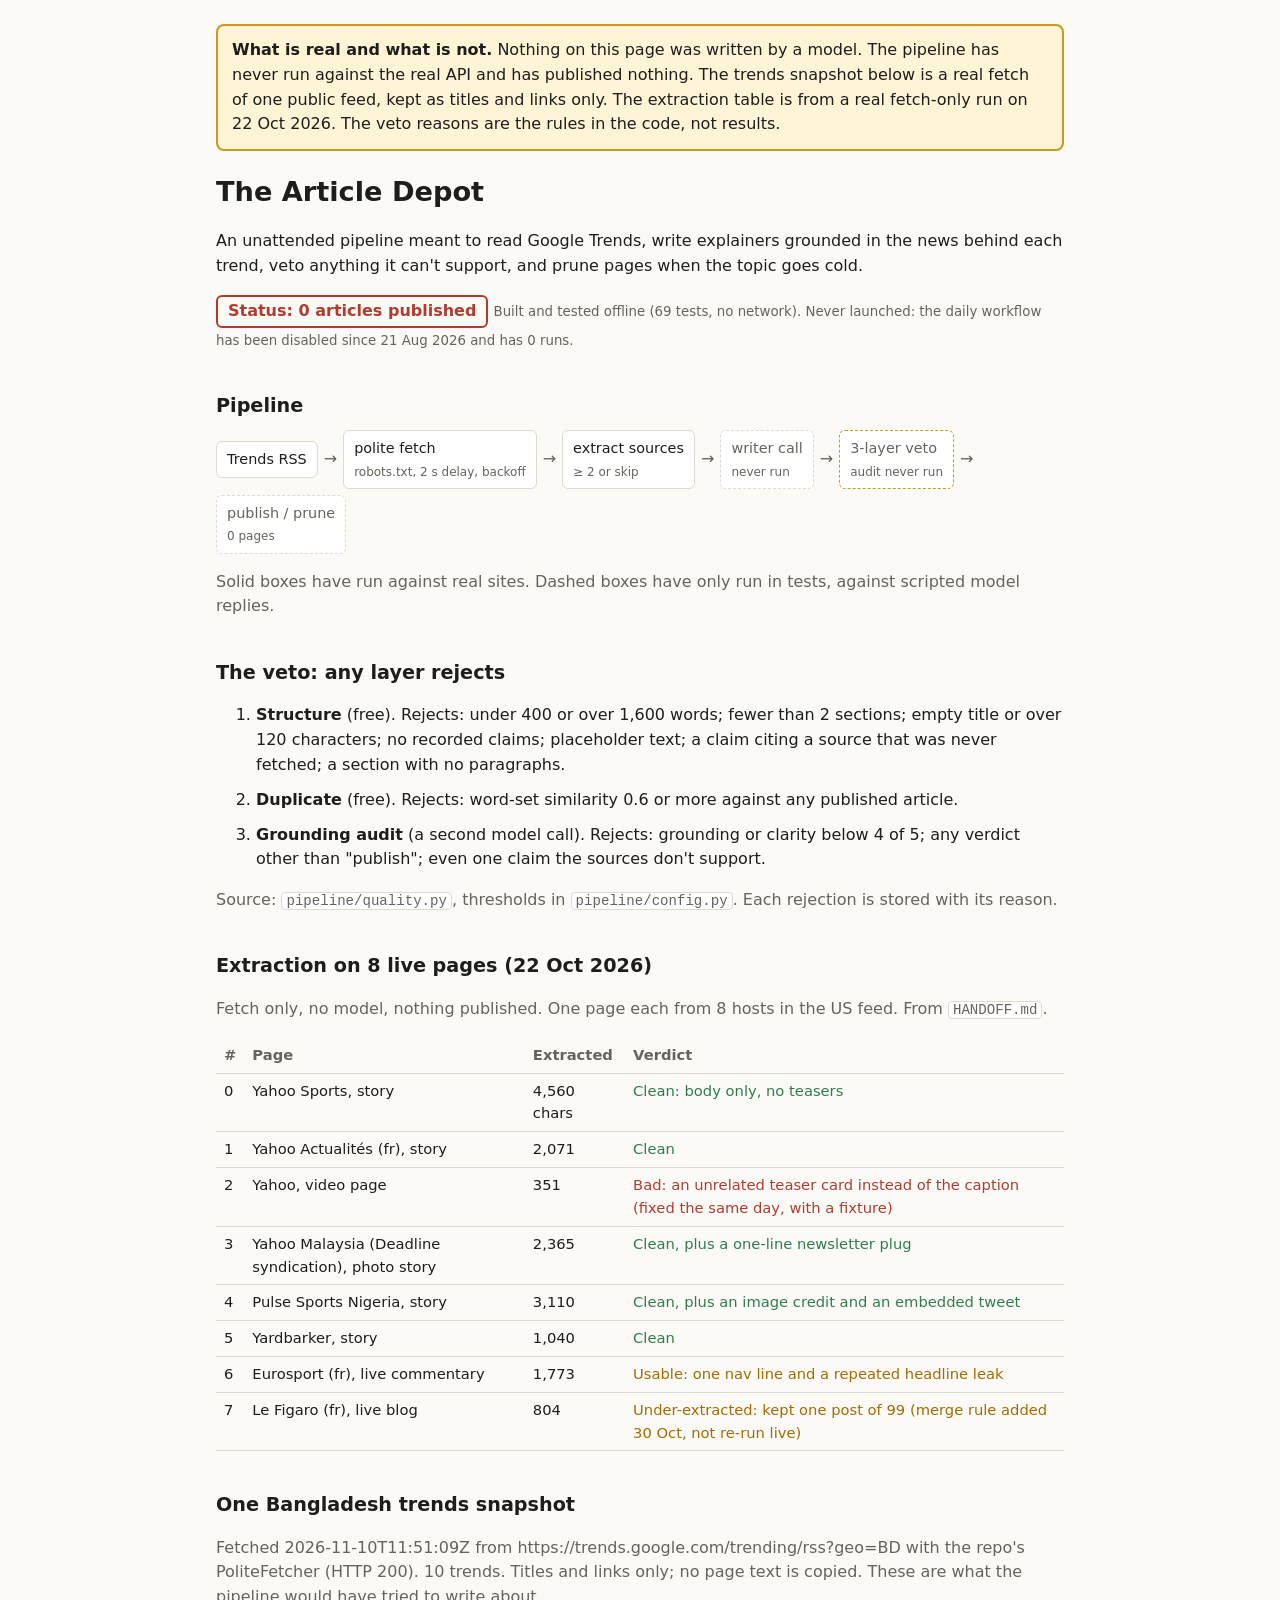
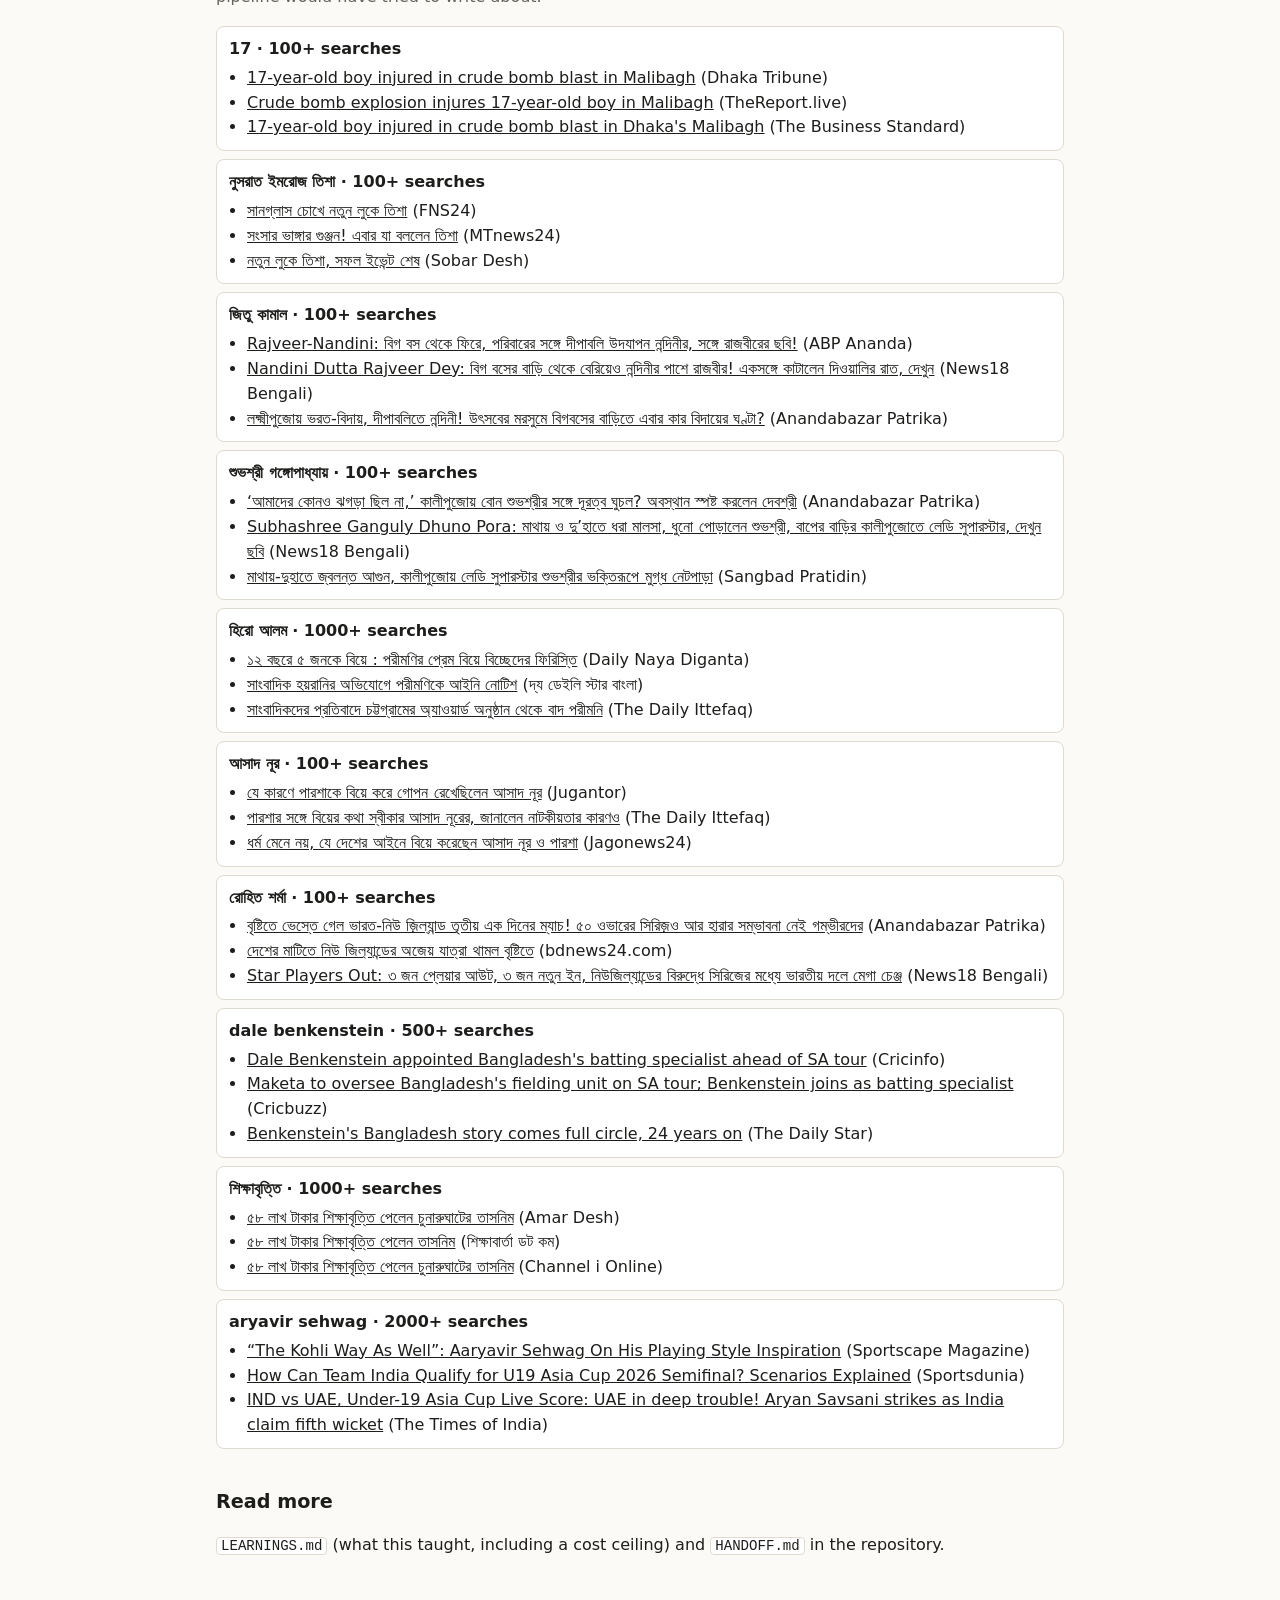
<file: demo/index.html>
<!doctype html>
<html lang="en">
<head>
<meta charset="utf-8">
<meta name="viewport" content="width=device-width, initial-scale=1">
<title>The Article Depot: demo</title>
<style>
:root{--bg:#fbfaf7;--fg:#1d1d1b;--mut:#66635c;--line:#dedad0;--card:#fff;--warn:#fff4d6;--warnb:#c99a1b;--ok:#2f7d4a;--bad:#b23b2e;--mid:#a46b00}
@media (prefers-color-scheme:dark){:root{--bg:#161614;--fg:#ecebe6;--mut:#a5a39b;--line:#3a3934;--card:#1f1f1c;--warn:#3a3016;--warnb:#c99a1b;--ok:#6cc08a;--bad:#ef8576;--mid:#e0b050}}
*{box-sizing:border-box}
body{margin:0;background:var(--bg);color:var(--fg);font:16px/1.55 system-ui,-apple-system,"Segoe UI",sans-serif}
main{max-width:880px;margin:0 auto;padding:24px 16px 64px}
h1{font-size:1.7rem;margin:.2em 0}h2{font-size:1.2rem;margin:2em 0 .5em}
p,li{color:var(--fg);overflow-wrap:anywhere}small,.mut{color:var(--mut)}
.banner{background:var(--warn);border:2px solid var(--warnb);border-radius:8px;padding:12px 14px;margin:0 0 20px}
.status{display:inline-block;font-weight:700;border:2px solid var(--bad);color:var(--bad);border-radius:6px;padding:2px 10px}
.flow{display:flex;flex-wrap:wrap;gap:6px;align-items:center;margin:8px 0}
.flow span{background:var(--card);border:1px solid var(--line);border-radius:6px;padding:6px 10px;font-size:.9rem}
.flow b{color:var(--mut);font-weight:400}
.flow .gate{border-color:var(--warnb)}
.flow .never{border-style:dashed;color:var(--mut)}
.tbl{overflow-x:auto}table{border-collapse:collapse;width:100%;font-size:.92rem}
th,td{text-align:left;border-bottom:1px solid var(--line);padding:6px 8px;vertical-align:top}
th{color:var(--mut);font-weight:600}
.v-clean{color:var(--ok)}.v-bad{color:var(--bad)}.v-mid{color:var(--mid)}
.trend{background:var(--card);border:1px solid var(--line);border-radius:8px;padding:10px 12px;margin:8px 0}
.trend h3{margin:0 0 4px;font-size:1rem}.trend ul{margin:0;padding-left:18px}
.trend a{color:inherit;word-break:break-word}
ol.layers>li{margin-bottom:10px}
code{font-size:.88em;background:var(--card);border:1px solid var(--line);border-radius:4px;padding:0 4px}
</style>
</head>
<body>
<main>
<div class="banner" role="note"><strong>What is real and what is not.</strong> Nothing on this page was written by a model. The pipeline has never run against the real API and has published nothing. The trends snapshot below is a real fetch of one public feed, kept as titles and links only. The extraction table is from a real fetch-only run on 22 Oct 2026. The veto reasons are the rules in the code, not results.</div>

<h1>The Article Depot</h1>
<p>An unattended pipeline meant to read Google Trends, write explainers grounded in the news behind each trend, veto anything it can't support, and prune pages when the topic goes cold.</p>
<p><span class="status">Status: 0 articles published</span> <small class="mut">Built and tested offline (69 tests, no network). Never launched: the daily workflow has been disabled since 21 Aug 2026 and has 0 runs.</small></p>

<h2>Pipeline</h2>
<div class="flow" aria-label="pipeline stages">
<span>Trends RSS</span><b>→</b><span>polite fetch<br><small>robots.txt, 2 s delay, backoff</small></span><b>→</b><span>extract sources<br><small>≥ 2 or skip</small></span><b>→</b><span class="never">writer call<br><small>never run</small></span><b>→</b><span class="gate never">3-layer veto<br><small>audit never run</small></span><b>→</b><span class="never">publish / prune<br><small>0 pages</small></span>
</div>
<p class="mut">Solid boxes have run against real sites. Dashed boxes have only run in tests, against scripted model replies.</p>

<h2>The veto: any layer rejects</h2>
<ol class="layers">
<li><strong>Structure</strong> (free). Rejects: under 400 or over 1,600 words; fewer than 2 sections; empty title or over 120 characters; no recorded claims; placeholder text; a claim citing a source that was never fetched; a section with no paragraphs.</li>
<li><strong>Duplicate</strong> (free). Rejects: word-set similarity 0.6 or more against any published article.</li>
<li><strong>Grounding audit</strong> (a second model call). Rejects: grounding or clarity below 4 of 5; any verdict other than "publish"; even one claim the sources don't support.</li>
</ol>
<p class="mut">Source: <code>pipeline/quality.py</code>, thresholds in <code>pipeline/config.py</code>. Each rejection is stored with its reason.</p>

<h2>Extraction on 8 live pages (22 Oct 2026)</h2>
<p class="mut">Fetch only, no model, nothing published. One page each from 8 hosts in the US feed. From <code>HANDOFF.md</code>.</p>
<div class="tbl"><table>
<thead><tr><th>#</th><th>Page</th><th>Extracted</th><th>Verdict</th></tr></thead>
<tbody>
<tr><td>0</td><td>Yahoo Sports, story</td><td>4,560 chars</td><td class="v-clean">Clean: body only, no teasers</td></tr>
<tr><td>1</td><td>Yahoo Actualités (fr), story</td><td>2,071</td><td class="v-clean">Clean</td></tr>
<tr><td>2</td><td>Yahoo, video page</td><td>351</td><td class="v-bad">Bad: an unrelated teaser card instead of the caption (fixed the same day, with a fixture)</td></tr>
<tr><td>3</td><td>Yahoo Malaysia (Deadline syndication), photo story</td><td>2,365</td><td class="v-clean">Clean, plus a one-line newsletter plug</td></tr>
<tr><td>4</td><td>Pulse Sports Nigeria, story</td><td>3,110</td><td class="v-clean">Clean, plus an image credit and an embedded tweet</td></tr>
<tr><td>5</td><td>Yardbarker, story</td><td>1,040</td><td class="v-clean">Clean</td></tr>
<tr><td>6</td><td>Eurosport (fr), live commentary</td><td>1,773</td><td class="v-mid">Usable: one nav line and a repeated headline leak</td></tr>
<tr><td>7</td><td>Le Figaro (fr), live blog</td><td>804</td><td class="v-mid">Under-extracted: kept one post of 99 (merge rule added 30 Oct, not re-run live)</td></tr>
</tbody></table></div>

<h2>One Bangladesh trends snapshot</h2>
<p class="mut" id="snapmeta"></p>
<div id="trends"></div>
<noscript><p>The snapshot needs JavaScript to render; the raw data is in <code>demo/data/bd_trends.json</code>.</p></noscript>

<h2>Read more</h2>
<p><code>LEARNINGS.md</code> (what this taught, including a cost ceiling) and <code>HANDOFF.md</code> in the repository.</p>
</main>
<script id="snapshot" type="application/json">{"fetched_at":"2026-11-10T11:51:09Z","feed":"https://trends.google.com/trending/rss?geo=BD","status":200,"trends":[{"title":"17","traffic":"100+","sources":[{"publisher":"Dhaka Tribune","title":"17-year-old boy injured in crude bomb blast in Malibagh","url":"https://www.dhakatribune.com/bangladesh/dhaka/424199/17-year-old-boy-injured-in-crude-bomb-blast-in"},{"publisher":"TheReport.live","title":"Crude bomb explosion injures 17-year-old boy in Malibagh","url":"https://thereport.live/metropolitan/crude-bomb-explosion-injures-17-year-old-boy-in-malibagh/42624"},{"publisher":"The Business Standard","title":"17-year-old boy injured in crude bomb blast in Dhaka's Malibagh","url":"https://www.tbsnews.net/bangladesh/17-year-old-boy-injured-crude-bomb-blast-dhakas-malibagh-1598111"}]},{"title":"নুসরাত ইমরোজ তিশা","traffic":"100+","sources":[{"publisher":"FNS24","title":"সানগ্লাস চোখে নতুন লুকে তিশা","url":"https://www.fns24.com/single/92051/%E0%A6%B8%E0%A6%BE%E0%A6%A8%E0%A6%97%E0%A7%8D%E0%A6%B2%E0%A6%BE%E0%A6%B8-%E0%A6%9A%E0%A7%8B%E0%A6%96%E0%A7%87-%E0%A6%A8%E0%A6%A4%E0%A7%81%E0%A6%A8-%E0%A6%B2%E0%A7%81%E0%A6%95%E0%A7%87-%E0%A6%A4%E0%A6%BF%E0%A6%B6%E0%A6%BE"},{"publisher":"MTnews24","title":"সংসার ভাঙ্গার গুঞ্জন! এবার যা বললেন তিশা","url":"https://bn.mtnews24.com/binodon/582013/%E0%A6%B8%E0%A6%82%E0%A6%B8%E0%A6%BE%E0%A6%B0-%E0%A6%AD%E0%A6%BE%E0%A6%99%E0%A7%8D%E0%A6%97%E0%A6%BE%E0%A6%B0-%E0%A6%97%E0%A7%81%E0%A6%9E%E0%A7%8D%E0%A6%9C%E0%A6%A8--%E0%A6%8F%E0%A6%AC%E0%A6%BE%E0%A6%B0-%E0%A6%AF%E0%A6%BE-%E0%A6%AC%E0%A6%B2%E0%A6%B2%E0%A7%87%E0%A6%A8-%E0%A6%A4%E0%A6%BF%E0%A6%B6%E0%A6%BE"},{"publisher":"Sobar Desh","title":"নতুন লুকে তিশা, সফল ইভেন্ট শেষ","url":"https://www.sobardeshbd.com/entertainment/news/14365"}]},{"title":"জিতু কামাল","traffic":"100+","sources":[{"publisher":"ABP Ananda","title":"Rajveer-Nandini: বিগ বস থেকে ফিরে, পরিবারের সঙ্গে দীপাবলি উদযাপন নন্দিনীর, সঙ্গে রাজবীরের ছবি!","url":"https://bengali.abplive.com/photo-gallery/entertainment/nandini-dutta-celebrated-diwali-with-family-keep-rajveer-photo-with-her-entertainment-news-tollywood-1198779"},{"publisher":"News18 Bengali","title":"Nandini Dutta Rajveer Dey: বিগ বসের বাড়ি থেকে বেরিয়েও নন্দিনীর পাশে রাজবীর! একসঙ্গে কাটালেন দিওয়ালির রাত, দেখুন","url":"https://bengali.news18.com/photogallery/entertainment/nandini-dutta-celebrates-diwali-with-rajveer-close-to-him-even-after-coming-out-from-bigg-boss-house-pbd-2956833.html"},{"publisher":"Anandabazar Patrika","title":"লক্ষ্মীপুজোয় ভরত-বিদায়, দীপাবলিতে নন্দিনী! উৎসবের মরসুমে বিগবসের বাড়িতে এবার কার বিদায়ের ঘণ্টা?","url":"https://www.anandabazar.com/ananda-utsav/celebrities-during-puja/who-will-be-the-next-bigg-boss-contestant-to-face-eviction-dgtl/cid/1724954"}]},{"title":"শুভশ্রী গঙ্গোপাধ্যায়","traffic":"100+","sources":[{"publisher":"Anandabazar Patrika","title":"‘আমাদের কোনও ঝগড়া ছিল না,’ কালীপুজোয় বোন শুভশ্রীর সঙ্গে দূরত্ব ঘুচল? অবস্থান স্পষ্ট করলেন দেবশ্রী","url":"https://www.anandabazar.com/entertainment/subhashree-ganguly-fight-with-elder-sister-deboshree-ganguly-resolved-know-tollywood-industry-gossips-dgtl/cid/1725183"},{"publisher":"News18 Bengali","title":"Subhashree Ganguly Dhuno Pora: মাথায় ও দু’হাতে ধরা মালসা, ধুনো পোড়ালেন শুভশ্রী, বাপের বাড়ির কালীপুজোতে লেডি সুপারস্টার, দেখুন ছবি","url":"https://bengali.news18.com/photogallery/entertainment/subhashree-ganguly-kalipuja-dhuno-pora-at-her-bardhaman-house-l18t-pbd-local18-2957063.html"},{"publisher":"Sangbad Pratidin","title":"মাথায়-দুহাতে জ্বলন্ত আগুন, কালীপুজোয় লেডি সুপারস্টার শুভশ্রীর ভক্তিরূপে মুগ্ধ নেটপাড়া","url":"https://www.sangbadpratidin.in/entertainment/cinema/subhasree-ganguly-observes-strict-rituals-during-kali-puja/pid/1420494/"}]},{"title":"হিরো আলম","traffic":"1000+","sources":[{"publisher":"Daily Naya Diganta","title":"১২ বছরে ৫ জনকে বিয়ে : পরীমণির প্রেম বিয়ে বিচ্ছেদের ফিরিস্তি","url":"https://dailynayadiganta.com/post/entertainment/1067916"},{"publisher":"দ্য ডেইলি স্টার বাংলা","title":"সাংবাদিক হয়রানির অভিযোগে পরীমণিকে আইনি নোটিশ","url":"https://bangla.thedailystar.net/news/bangladesh/crime-justice/news-3978761"},{"publisher":"The Daily Ittefaq","title":"সাংবাদিকদের প্রতিবাদে চট্টগ্রামের অ্যাওয়ার্ড অনুষ্ঠান থেকে বাদ পরীমনি","url":"https://www.ittefaq.com.bd/819598/%E0%A6%B8%E0%A6%BE%E0%A6%82%E0%A6%AC%E0%A6%BE%E0%A6%A6%E0%A6%BF%E0%A6%95%E0%A6%A6%E0%A7%87%E0%A6%B0-%E0%A6%AA%E0%A7%8D%E0%A6%B0%E0%A6%A4%E0%A6%BF%E0%A6%AC%E0%A6%BE%E0%A6%A6%E0%A7%87-%E0%A6%9A%E0%A6%9F%E0%A7%8D%E0%A6%9F%E0%A6%97%E0%A7%8D%E0%A6%B0%E0%A6%BE%E0%A6%AE%E0%A7%87%E0%A6%B0-%E0%A6%85%E0%A7%8D%E0%A6%AF%E0%A6%BE%E0%A6%93%E0%A7%9F%E0%A6%BE%E0%A6%B0%E0%A7%8D%E0%A6%A1"}]},{"title":"আসাদ নূর","traffic":"100+","sources":[{"publisher":"Jugantor","title":"যে কারণে পারশাকে বিয়ে করে গোপন রেখেছিলেন আসাদ নূর","url":"https://www.jugantor.com/entertainment/1182065"},{"publisher":"The Daily Ittefaq","title":"পারশার সঙ্গে বিয়ের কথা স্বীকার আসাদ নূরের, জানালেন নাটকীয়তার কারণও","url":"https://www.ittefaq.com.bd/820045/%E0%A6%AA%E0%A6%BE%E0%A6%B0%E0%A6%B6%E0%A6%BE%E0%A6%B0-%E0%A6%B8%E0%A6%99%E0%A7%8D%E0%A6%97%E0%A7%87-%E0%A6%AC%E0%A6%BF%E0%A7%9F%E0%A7%87%E0%A6%B0-%E0%A6%95%E0%A6%A5%E0%A6%BE-%E0%A6%B8%E0%A7%8D%E0%A6%AC%E0%A7%80%E0%A6%95%E0%A6%BE%E0%A6%B0-%E0%A6%86%E0%A6%B8%E0%A6%BE%E0%A6%A6-%E0%A6%A8%E0%A7%82%E0%A6%B0%E0%A7%87%E0%A6%B0-%E0%A6%9C%E0%A6%BE%E0%A6%A8%E0%A6%BE%E0%A6%B2%E0%A7%87%E0%A6%A8"},{"publisher":"Jagonews24","title":"ধর্ম মেনে নয়, যে দেশের আইনে বিয়ে করেছেন আসাদ নূর ও পারশা","url":"https://www.jagonews24.com/entertainment/news/1177712"}]},{"title":"রোহিত শর্মা","traffic":"100+","sources":[{"publisher":"Anandabazar Patrika","title":"বৃষ্টিতে ভেস্তে গেল ভারত-নিউ জ়িল্যান্ড তৃতীয় এক দিনের ম্যাচ! ৫০ ওভারের সিরিজ়ও আর হারার সম্ভাবনা নেই গম্ভীরদের","url":"https://www.anandabazar.com/sports/cricket/team-india-vs-new-zealand-3rd-odi-abandoned-due-to-rain-dgtl/cid/1725340"},{"publisher":"bdnews24.com","title":"দেশের মাটিতে নিউ জিল‍্যান্ডের অজেয় যাত্রা থামল বৃষ্টিতে","url":"https://bangla.bdnews24.com/cricket/8csv6pr8py"},{"publisher":"News18 Bengali","title":"Star Players Out: ৩ জন প্লেয়ার আউট, ৩ জন নতুন ইন, নিউজিল্যান্ডের বিরুদ্ধে সিরিজের মধ্যে ভারতীয় দলে মেগা চেঞ্জ","url":"https://bengali.news18.com/photogallery/sports/big-change-in-team-india-squad-shubman-gill-kl-rahul-out-3-players-in-full-list-of-changes-in-india-squad-for-4th-and-5th-odis-dd-2958500.html"}]},{"title":"dale benkenstein","traffic":"500+","sources":[{"publisher":"Cricinfo","title":"Dale Benkenstein appointed Bangladesh's batting specialist ahead of SA tour","url":"https://www.cricinfo.com/story/ban-vs-sa-dale-benkenstein-appointed-bangladesh-batting-specialist-ahead-of-sa-tour-1562055"},{"publisher":"Cricbuzz","title":"Maketa to oversee Bangladesh's fielding unit on SA tour; Benkenstein joins as batting specialist","url":"https://www.cricbuzz.com/cricket-news/140851/maketa-to-oversee-bangladeshs-fielding-unit-on-south-africa-tour-cricbuzzcom"},{"publisher":"The Daily Star","title":"Benkenstein's Bangladesh story comes full circle, 24 years on","url":"https://www.thedailystar.net/sports/cricket/news/benkensteins-bangladesh-story-comes-full-circle-24-years-4319701"}]},{"title":"শিক্ষাবৃত্তি","traffic":"1000+","sources":[{"publisher":"Amar Desh","title":"৫৮ লাখ টাকার শিক্ষাবৃত্তি পেলেন চুনারুঘাটের তাসনিম","url":"https://www.dailyamardesh.com/bangladesh/sylhet/amdh9cdo9anhk"},{"publisher":"শিক্ষাবার্তা ডট কম","title":"৫৮ লাখ টাকার শিক্ষাবৃত্তি পেলেন তাসনিম","url":"https://shikshabarta.com/241922/"},{"publisher":"Channel i Online","title":"৫৮ লাখ টাকার শিক্ষাবৃত্তি পেলেন চুনারুঘাটের তাসনিম","url":"https://www.channelionline.com/tasnim-from-chunarughat-receives-a-scholarship-worth-5-8-million-taka"}]},{"title":"aryavir sehwag","traffic":"2000+","sources":[{"publisher":"Sportscape Magazine","title":"“The Kohli Way As Well”: Aaryavir Sehwag On His Playing Style Inspiration","url":"https://www.sportscapemagazine.com/blog/the-kohli-way-as-well-aaryavir-sehwag-on-his-playing-style-inspiration"},{"publisher":"Sportsdunia","title":"How Can Team India Qualify for U19 Asia Cup 2026 Semifinal? Scenarios Explained","url":"https://www.sportsdunia.com/cricket-news/how-can-team-india-qualify-u19-asia-cup-semifinal-2026-ind-vs-uae"},{"publisher":"The Times of India","title":"IND vs UAE, Under-19 Asia Cup Live Score: UAE in deep trouble! Aryan Savsani strikes as India claim fifth wicket","url":"https://timesofindia.indiatimes.com/sports/cricket/india-under-19-vs-united-arab-emirates-under-19-asia-cup-cricket-live-score-aaryavir-sehwag-anvay-dravid-yashbardhan-chauhan/liveblog/135699196.cms"}]}]}</script>
<script>
const d = JSON.parse(document.getElementById("snapshot").textContent);
document.getElementById("snapmeta").textContent =
  `Fetched ${d.fetched_at} from ${d.feed} with the repo's PoliteFetcher (HTTP ${d.status}). ${d.trends.length} trends. Titles and links only; no page text is copied. These are what the pipeline would have tried to write about.`;
const box = document.getElementById("trends");
for (const t of d.trends) {
  const el = document.createElement("div"); el.className = "trend";
  const h = document.createElement("h3"); h.textContent = t.title + (t.traffic ? `  ·  ${t.traffic} searches` : ""); el.append(h);
  const ul = document.createElement("ul");
  for (const s of t.sources) {
    const li = document.createElement("li"), a = document.createElement("a");
    a.href = /^https?:\/\//.test(s.url) ? s.url : "#"; a.rel = "noopener noreferrer nofollow"; a.textContent = s.title;
    li.append(a, ` (${s.publisher})`); ul.append(li);
  }
  el.append(ul); box.append(el);
}
</script>
</body>
</html>
</file>
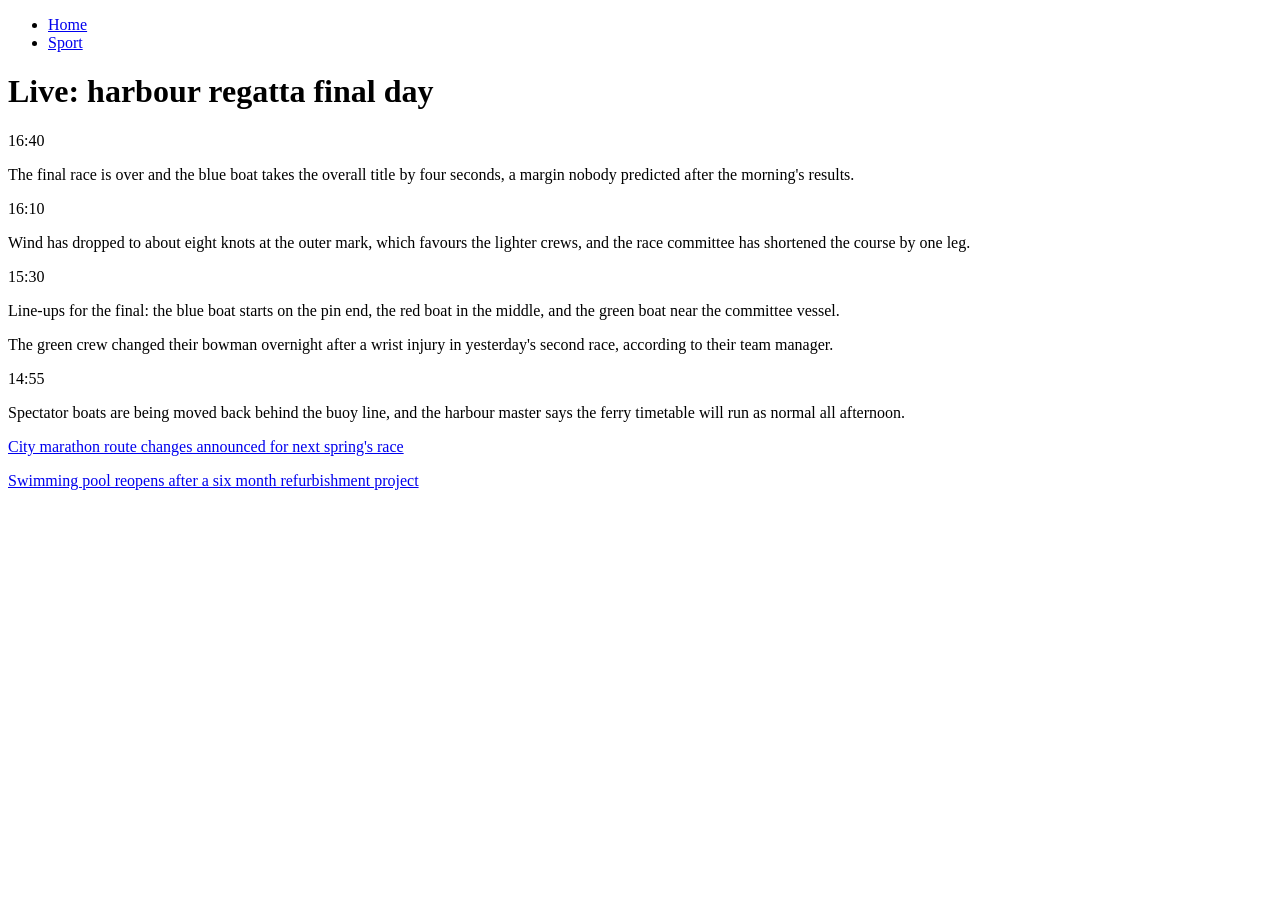
<file: tests/fixtures/live_blog.html>
<!DOCTYPE html>
<!-- Synthetic page: a live blog, one container per post, with a teaser rail. Not a real article. -->
<html>
<head><title>Live: harbour regatta final day</title></head>
<body>
  <nav><ul><li><a href="/">Home</a></li><li><a href="/sport">Sport</a></li></ul></nav>
  <main>
    <h1>Live: harbour regatta final day</h1>
    <div class="live-feed">
      <div class="live-post">
        <div class="post-meta"><time>16:40</time></div>
        <div class="post-content">
          <p>The final race is over and the blue boat takes the overall title by four seconds, a margin nobody predicted after the morning's results.</p>
        </div>
      </div>
      <div class="live-post">
        <div class="post-meta"><time>16:10</time></div>
        <div class="post-content">
          <p>Wind has dropped to about eight knots at the outer mark, which favours the lighter crews, and the race committee has shortened the course by one leg.</p>
        </div>
      </div>
      <div class="live-post">
        <div class="post-meta"><time>15:30</time></div>
        <div class="post-content">
          <p>Line-ups for the final: the blue boat starts on the pin end, the red boat in the middle, and the green boat near the committee vessel.</p>
          <p>The green crew changed their bowman overnight after a wrist injury in yesterday's second race, according to their team manager.</p>
        </div>
      </div>
      <div class="live-post">
        <div class="post-meta"><time>14:55</time></div>
        <div class="post-content">
          <p>Spectator boats are being moved back behind the buoy line, and the harbour master says the ferry timetable will run as normal all afternoon.</p>
        </div>
      </div>
    </div>
  </main>
  <div class="col">
    <p><a href="/t1">City marathon route changes announced for next spring's race</a></p>
    <p><a href="/t2">Swimming pool reopens after a six month refurbishment project</a></p>
  </div>
</body>
</html>
</file>
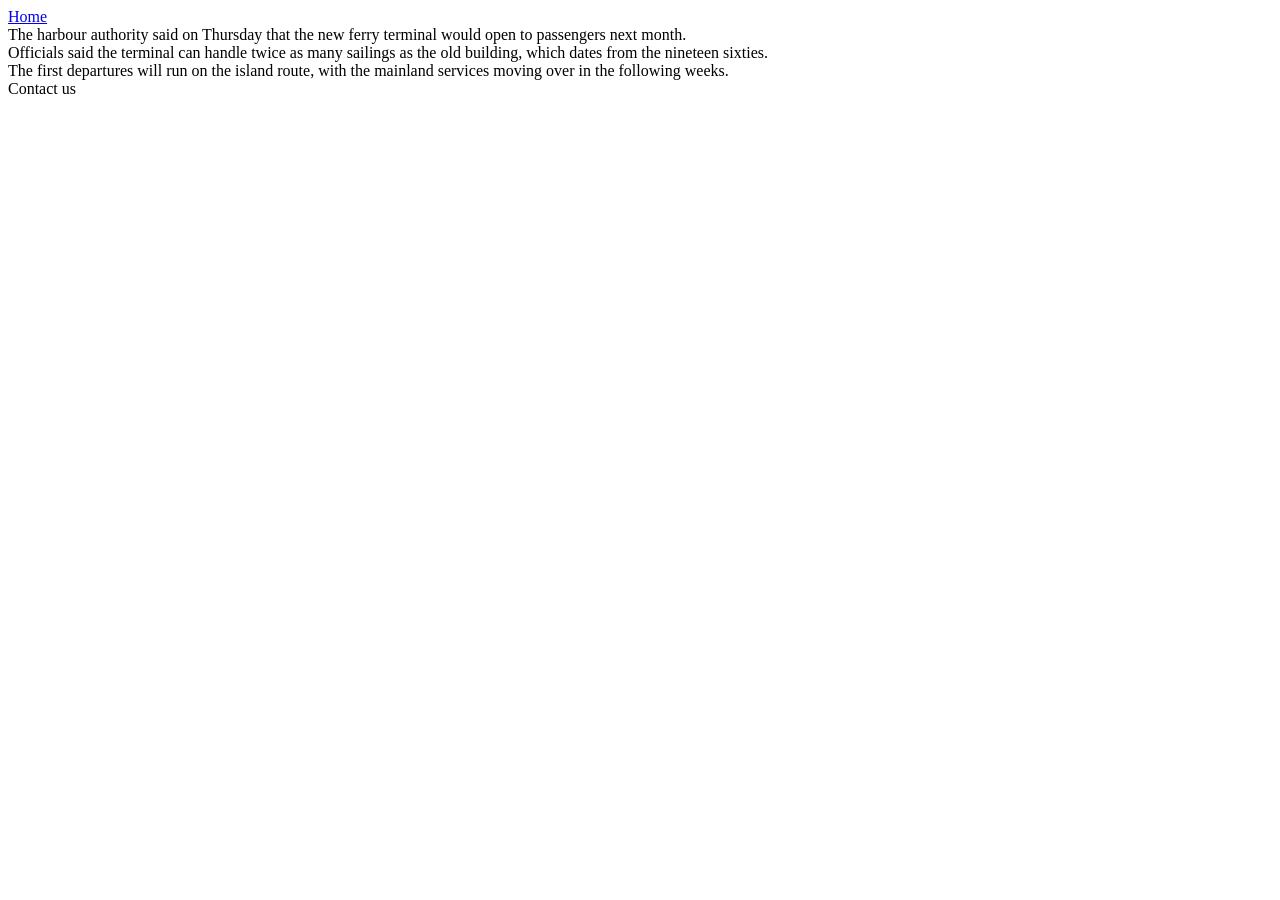
<file: tests/fixtures/no_paragraphs.html>
<!DOCTYPE html>
<!-- Synthetic page: prose in divs and <br> with no <p> markup, so extraction must fall back. -->
<html>
<body>
  <nav><a href="/">Home</a></nav>
  <div class="content">
    The harbour authority said on Thursday that the new ferry terminal would open to passengers next month.<br>
    Officials said the terminal can handle twice as many sailings as the old building, which dates from the nineteen sixties.<br>
    The first departures will run on the island route, with the mainland services moving over in the following weeks.
  </div>
  <footer>Contact us</footer>
</body>
</html>
</file>
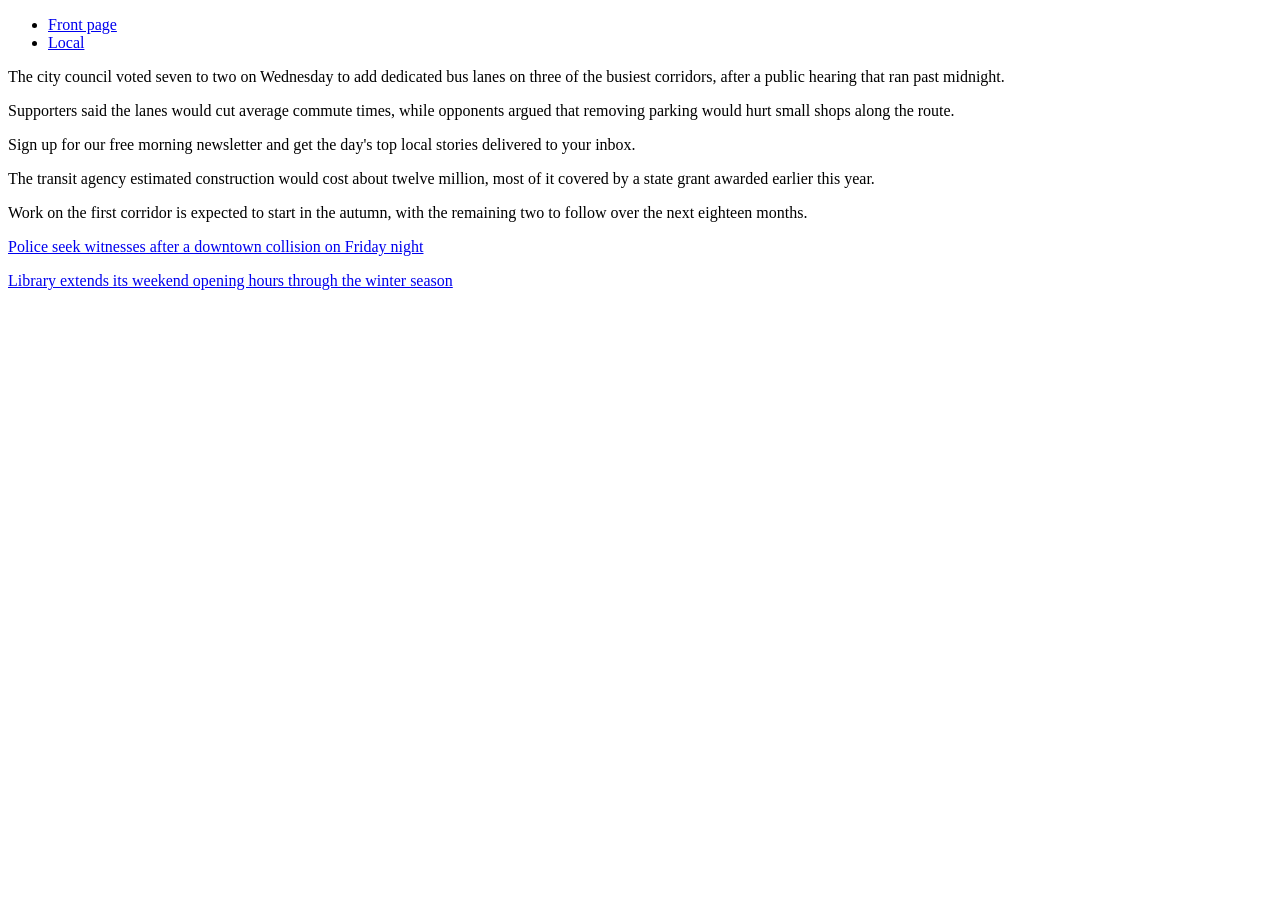
<file: tests/fixtures/split_body.html>
<!DOCTYPE html>
<!-- Synthetic page: story body split across sibling divs, with an inline promo. Not a real article. -->
<html>
<head><title>Council approves new bus lanes</title></head>
<body>
  <nav><ul><li><a href="/">Front page</a></li><li><a href="/local">Local</a></li></ul></nav>
  <div class="container">
    <div class="article-body">
      <div class="text-block">
        <p>The city council voted seven to two on Wednesday to add dedicated bus lanes on three of the busiest corridors, after a public hearing that ran past midnight.</p>
        <p>Supporters said the lanes would cut average commute times, while opponents argued that removing parking would hurt small shops along the route.</p>
      </div>
      <div class="newsletter-promo">
        <p>Sign up for our free morning newsletter and get the day's top local stories delivered to your inbox.</p>
      </div>
      <div class="text-block">
        <p>The transit agency estimated construction would cost about twelve million, most of it covered by a state grant awarded earlier this year.</p>
        <p>Work on the first corridor is expected to start in the autumn, with the remaining two to follow over the next eighteen months.</p>
      </div>
    </div>
    <div class="col">
      <p><a href="/r1">Police seek witnesses after a downtown collision on Friday night</a></p>
      <p><a href="/r2">Library extends its weekend opening hours through the winter season</a></p>
    </div>
  </div>
</body>
</html>
</file>
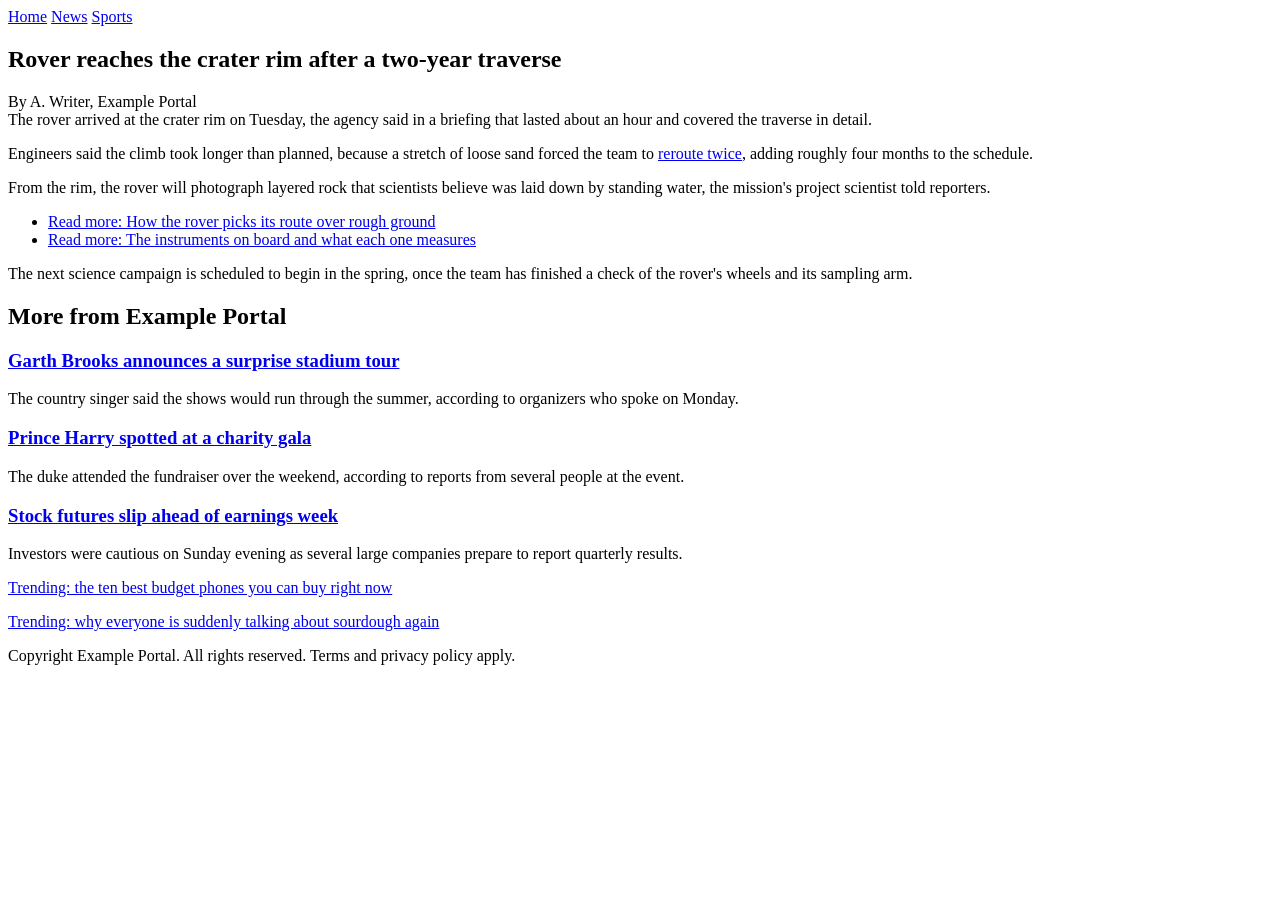
<file: tests/fixtures/teaser_rail.html>
<!DOCTYPE html>
<!-- Synthetic page: a portal-style story with a teaser rail and nav. Not a real article. -->
<html lang="en">
<head>
  <meta charset="utf-8">
  <title>Rover reaches crater rim | Example Portal</title>
  <script>window.__STATE__ = {"user": null, "ads": true};</script>
  <style>.story p { margin: 0 0 1em; }</style>
</head>
<body>
  <header>
    <nav><a href="/">Home</a> <a href="/news">News</a> <a href="/sports">Sports</a></nav>
  </header>
  <div id="app">
    <main>
      <div class="story-wrap">
        <article>
          <h1>Rover reaches the crater rim after a two-year traverse</h1>
          <div class="byline">By A. Writer, Example Portal</div>
          <div class="story">
            <p>The rover arrived at the crater rim on Tuesday, the agency said in a briefing that lasted about an hour and covered the traverse in detail.</p>
            <p>Engineers said the climb took longer than planned, because a stretch of loose sand forced the team to <a href="/rover-route">reroute twice</a>, adding roughly four months to the schedule.</p>
            <p>From the rim, the rover will photograph layered rock that scientists believe was laid down by standing water, the mission's project scientist told reporters.</p>
            <ul>
              <li><a href="/a">Read more: How the rover picks its route over rough ground</a></li>
              <li><a href="/b">Read more: The instruments on board and what each one measures</a></li>
            </ul>
            <p>The next science campaign is scheduled to begin in the spring, once the team has finished a check of the rover's wheels and its sampling arm.</p>
          </div>
        </article>
      </div>
      <div>
        <h2>More from Example Portal</h2>
        <div>
          <a href="/x1"><h3>Garth Brooks announces a surprise stadium tour</h3></a>
          <p>The country singer said the shows would run through the summer, according to organizers who spoke on Monday.</p>
        </div>
        <div>
          <a href="/x2"><h3>Prince Harry spotted at a charity gala</h3></a>
          <p>The duke attended the fundraiser over the weekend, according to reports from several people at the event.</p>
        </div>
        <div>
          <a href="/x3"><h3>Stock futures slip ahead of earnings week</h3></a>
          <p>Investors were cautious on Sunday evening as several large companies prepare to report quarterly results.</p>
        </div>
      </div>
    </main>
    <div class="sidebar-trending">
      <p><a href="/t1">Trending: the ten best budget phones you can buy right now</a></p>
      <p><a href="/t2">Trending: why everyone is suddenly talking about sourdough again</a></p>
    </div>
  </div>
  <footer><p>Copyright Example Portal. All rights reserved. Terms and privacy policy apply.</p></footer>
</body>
</html>
</file>
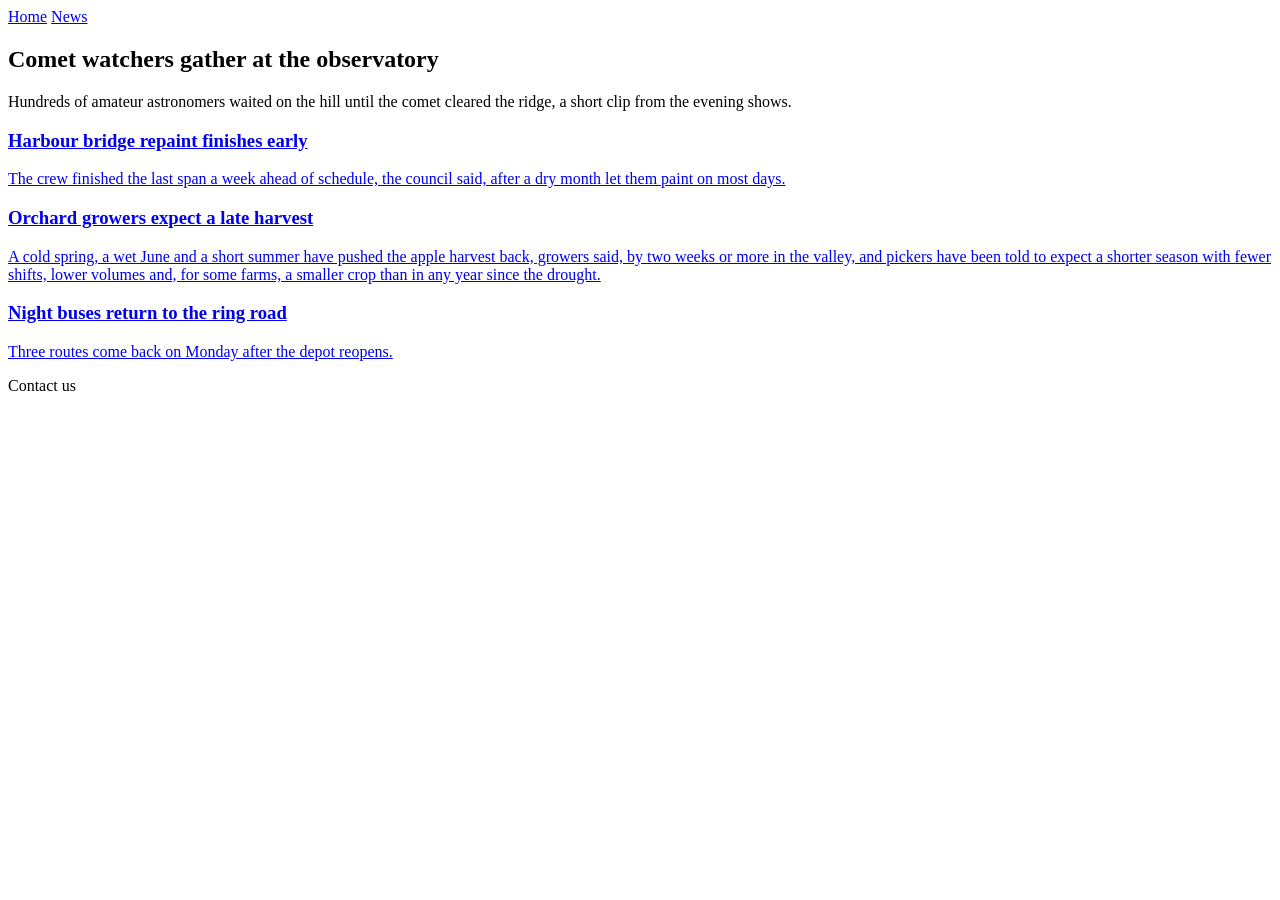
<file: tests/fixtures/video_teaser_cards.html>
<!doctype html>
<!-- Synthetic page modelled on a portal video page: a one-line caption, then a rail of linked teaser cards (<article><a><div><p>). -->
<html><head><title>Comet watchers gather at the observatory</title></head>
<body>
<header><a href="/">Home</a> <a href="/news">News</a></header>
<main>
  <article class="video">
    <div class="player"><div class="caption">
      <h1>Comet watchers gather at the observatory</h1>
      <p>Hundreds of amateur astronomers waited on the hill until the comet cleared the ridge, a short clip from the evening shows.</p>
    </div></div>
  </article>
  <div class="up-next">
    <article><a href="/a1"><div><h3>Harbour bridge repaint finishes early</h3><div><p>The crew finished the last span a week ahead of schedule, the council said, after a dry month let them paint on most days.</p></div></div></a></article>
    <article><a href="/a2"><div><h3>Orchard growers expect a late harvest</h3><div><p>A cold spring, a wet June and a short summer have pushed the apple harvest back, growers said, by two weeks or more in the valley, and pickers have been told to expect a shorter season with fewer shifts, lower volumes and, for some farms, a smaller crop than in any year since the drought.</p></div></div></a></article>
    <article><a href="/a3"><div><h3>Night buses return to the ring road</h3><div><p>Three routes come back on Monday after the depot reopens.</p></div></div></a></article>
  </div>
</main>
<footer>Contact us</footer>
</body></html>
</file>
